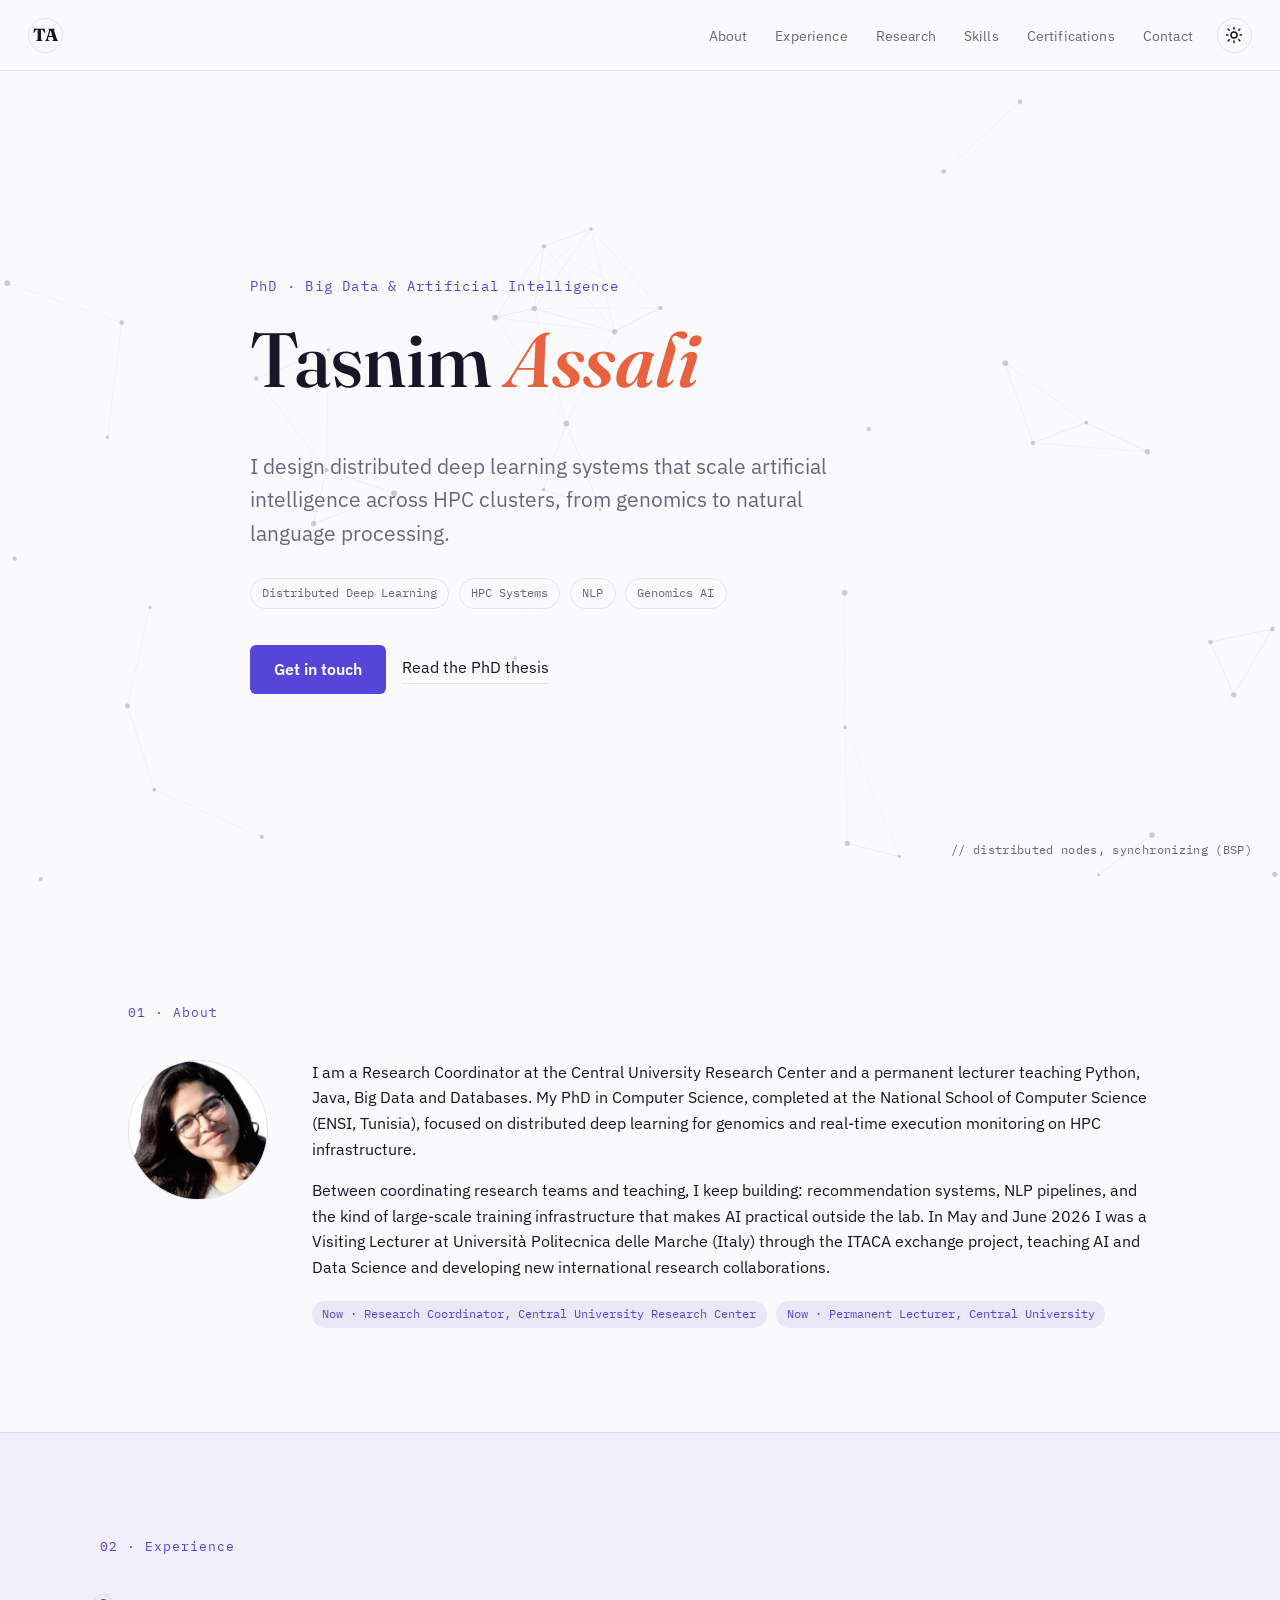
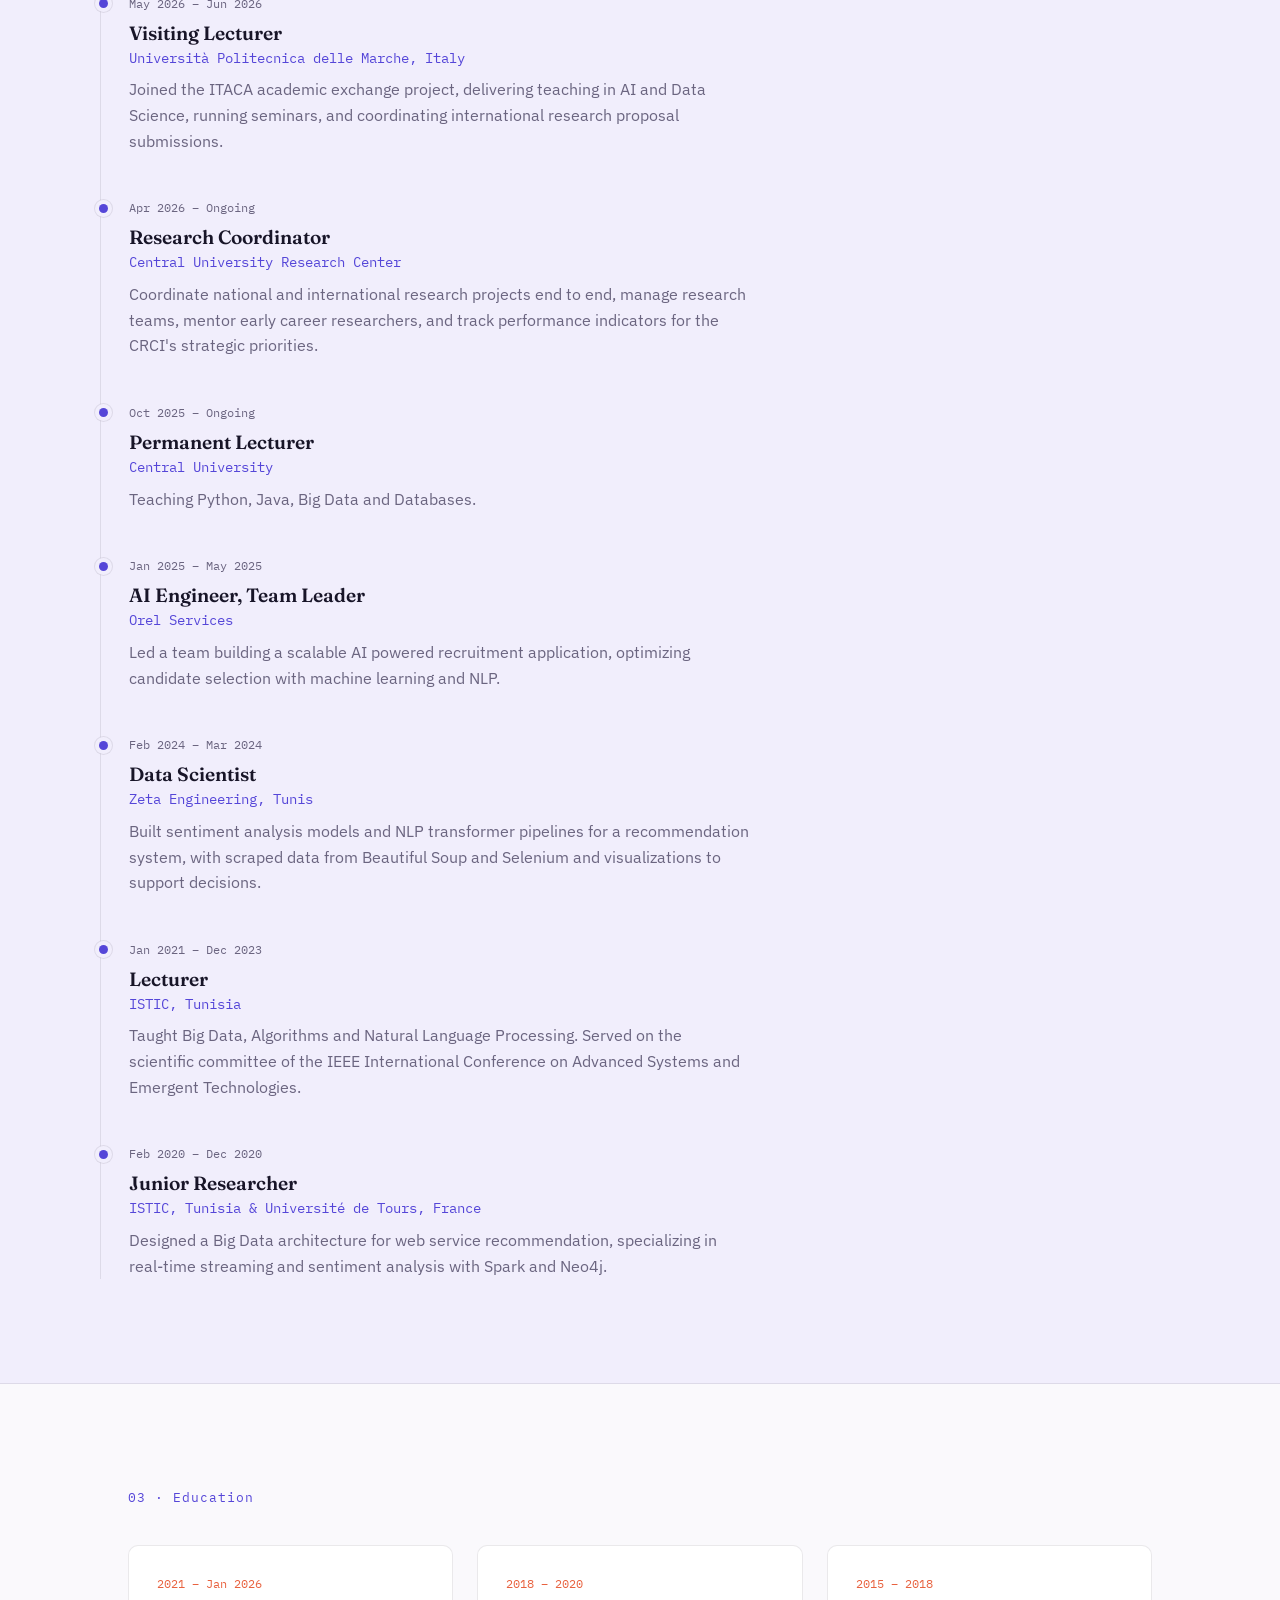
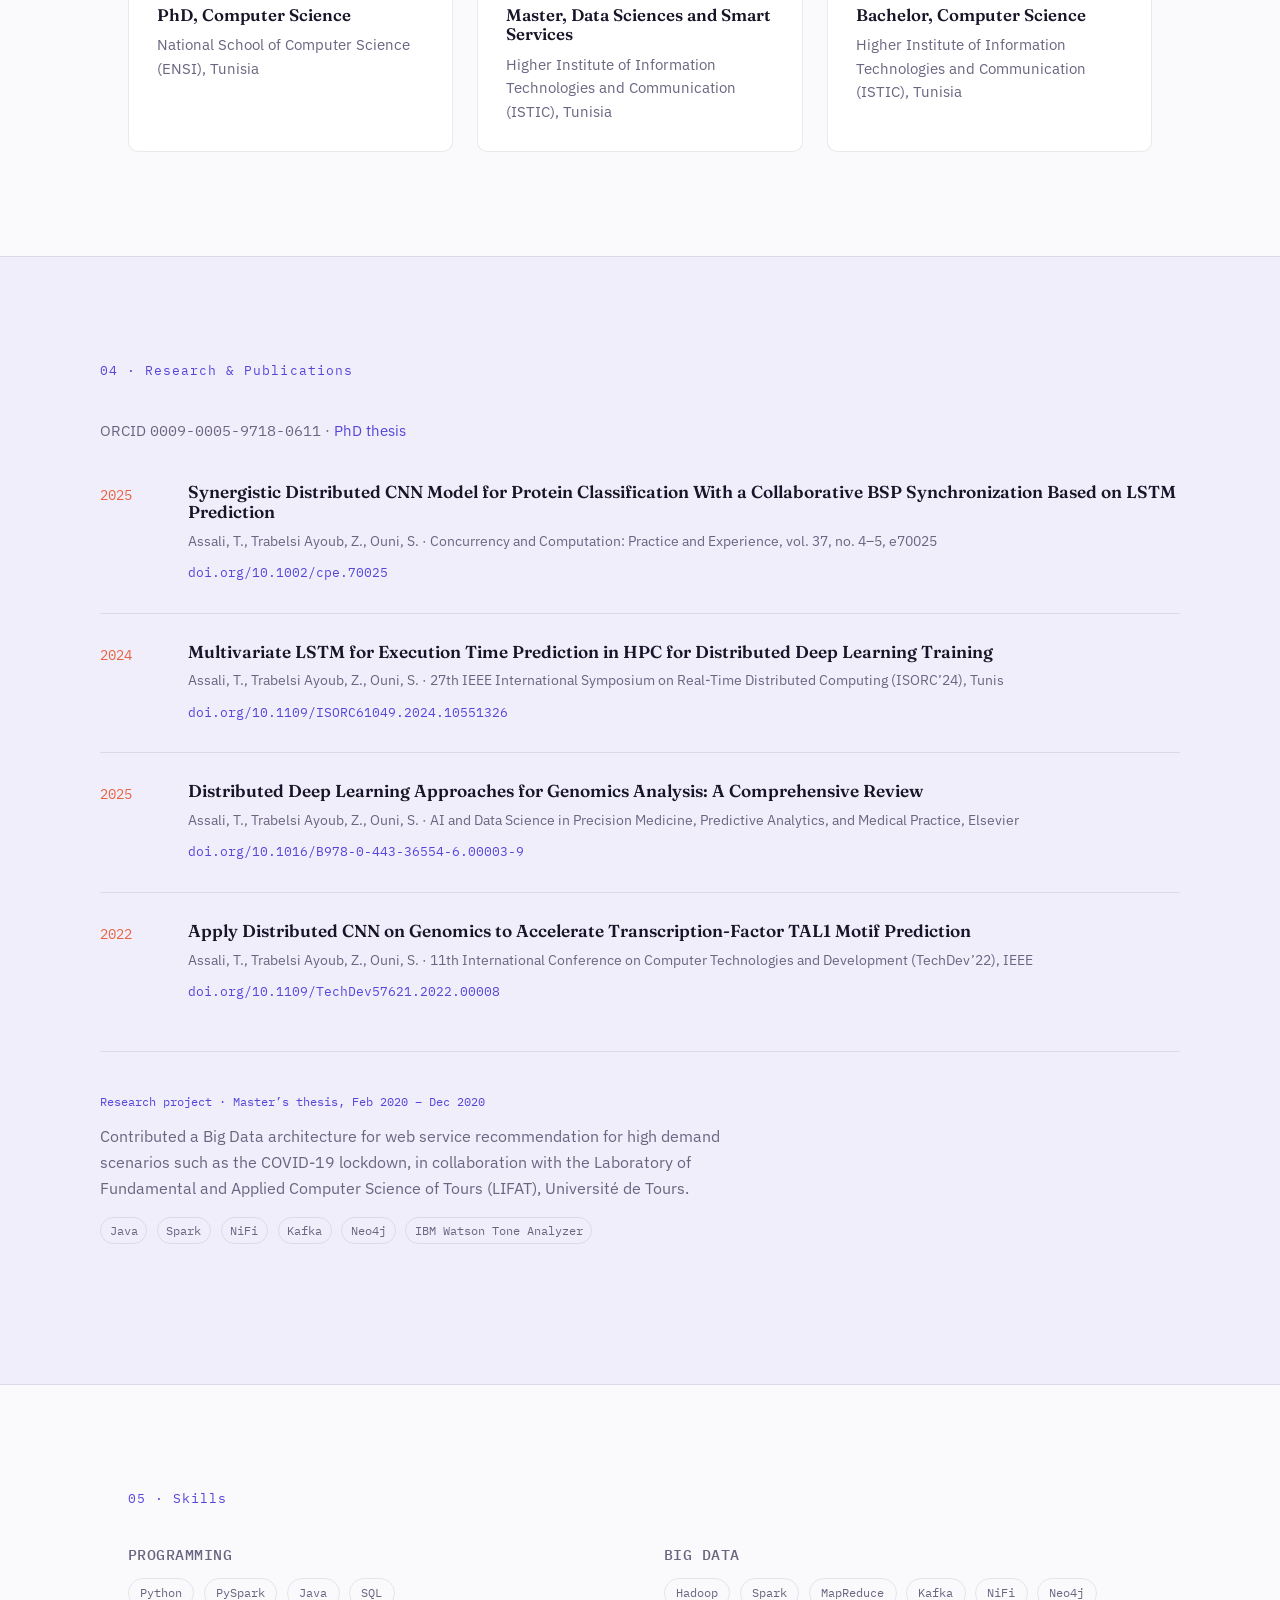
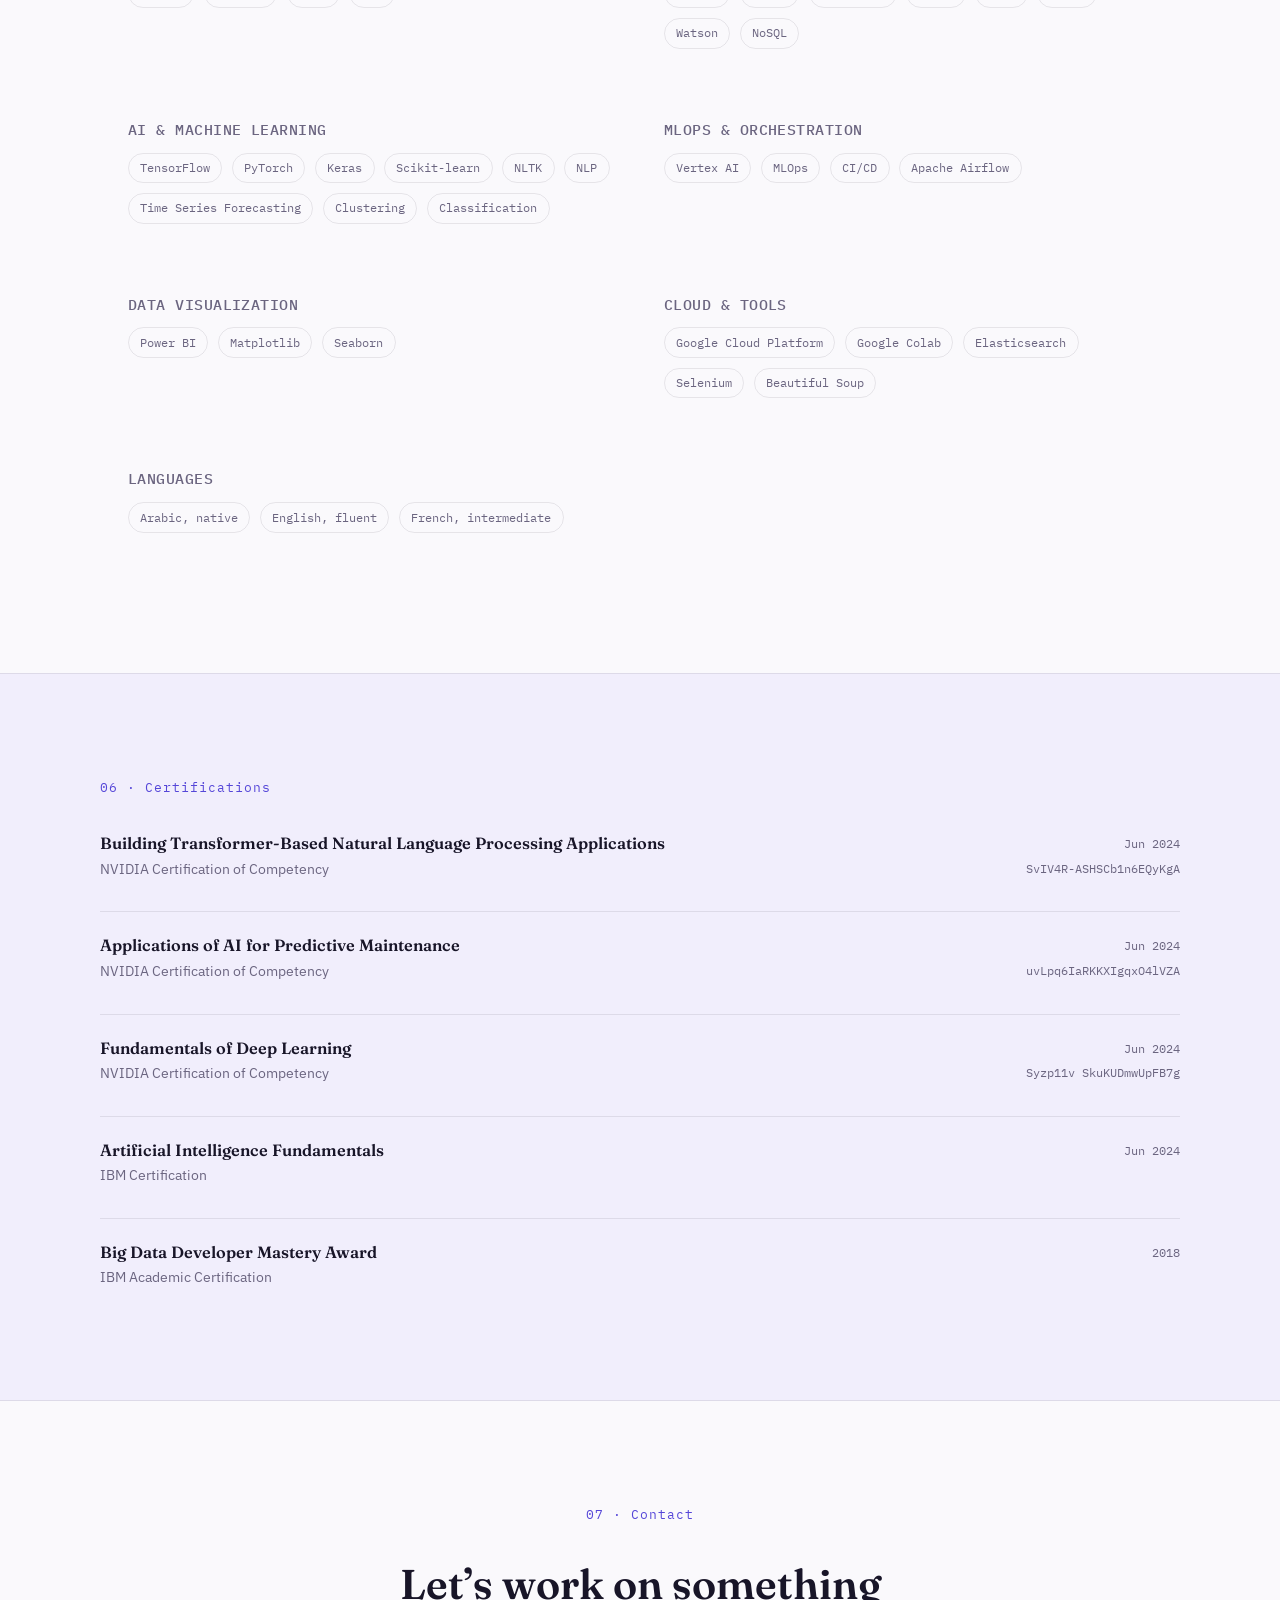
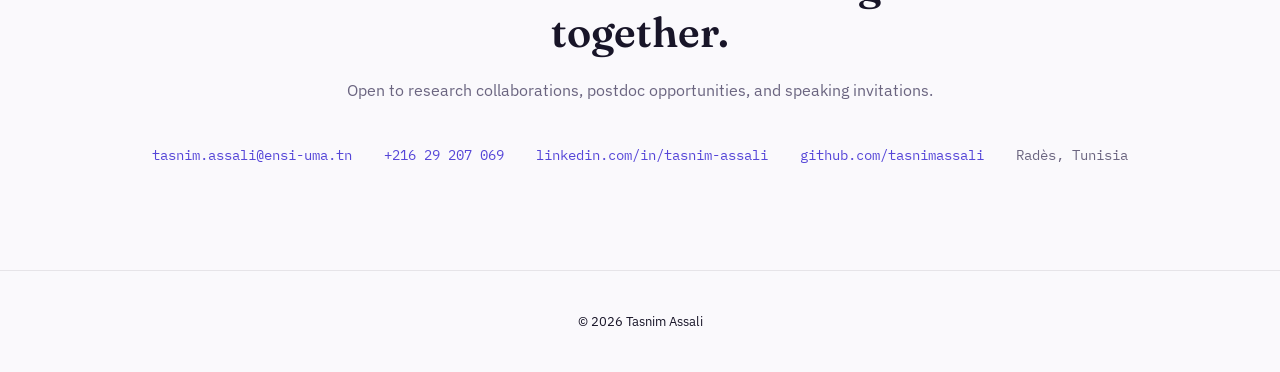
<file: index.html>
<!doctype html>
<html lang="en">
<head>
<meta charset="UTF-8">
<meta name="viewport" content="width=device-width, initial-scale=1.0">
<title>Tasnim Assali · PhD, Big Data &amp; Artificial Intelligence</title>
<meta name="description" content="Tasnim Assali — PhD in Computer Science, Research Coordinator, and lecturer specializing in distributed deep learning, HPC, NLP and genomics AI.">

<link rel="preconnect" href="https://fonts.googleapis.com">
<link rel="preconnect" href="https://fonts.gstatic.com" crossorigin>
<link href="https://fonts.googleapis.com/css2?family=Fraunces:ital,opsz,wght@0,9..144,400;0,9..144,500;0,9..144,600;0,9..144,700;0,9..144,900;1,9..144,500;1,9..144,600&family=IBM+Plex+Sans:wght@400;500;600;700&family=IBM+Plex+Mono:wght@400;500&display=swap" rel="stylesheet">

<link rel="stylesheet" href="css/style.css">
<link rel="canonical" href="https://tasnimassali.github.io/">

<script type="application/ld+json">
{
  "@context": "https://schema.org",
  "@type": "Person",
  "name": "Tasnim Assali",
  "url": "https://tasnimassali.github.io/",
  "jobTitle": "Research Coordinator",
  "worksFor": {
    "@type": "Organization",
    "name": "Central University Research Center"
  },
  "alumniOf": {
    "@type": "CollegeOrUniversity",
    "name": "National School of Computer Science (ENSI), Tunisia"
  },
  "email": "mailto:tasnim.assali@ensi-uma.tn",
  "sameAs": [
    "https://linkedin.com/in/tasnim-assali",
    "https://github.com/tasnimassali",
    "https://orcid.org/0009-0005-9718-0611"
  ],
  "knowsAbout": ["Distributed Deep Learning", "High Performance Computing", "Natural Language Processing", "Genomics AI", "Big Data"]
}
</script>
<script>
(function(){
  try{
    var stored = localStorage.getItem('theme');
    var theme = stored || (window.matchMedia('(prefers-color-scheme: dark)').matches ? 'dark' : 'light');
    document.documentElement.setAttribute('data-theme', theme);
  }catch(e){}
})();
</script>
</head>
<body>

<a class="skip-link" href="#main">Skip to content</a>

<header class="nav" id="site-nav">
  <a href="#hero" class="nav-mark" aria-label="Back to top">TA</a>
  <div class="nav-right">
    <nav class="nav-links" aria-label="Primary">
      <a href="#about">About</a>
      <a href="#experience">Experience</a>
      <a href="#research">Research</a>
      <a href="#skills">Skills</a>
      <a href="#certifications">Certifications</a>
      <a href="#contact">Contact</a>
    </nav>
    <button id="theme-toggle" class="theme-toggle" type="button" aria-label="Switch to dark mode" aria-pressed="false">
      <svg class="icon-sun" width="18" height="18" viewBox="0 0 24 24" fill="none" stroke="currentColor" stroke-width="2" stroke-linecap="round" stroke-linejoin="round"><circle cx="12" cy="12" r="4"></circle><line x1="12" y1="2" x2="12" y2="4"></line><line x1="12" y1="20" x2="12" y2="22"></line><line x1="4.22" y1="4.22" x2="5.64" y2="5.64"></line><line x1="18.36" y1="18.36" x2="19.78" y2="19.78"></line><line x1="2" y1="12" x2="4" y2="12"></line><line x1="20" y1="12" x2="22" y2="12"></line><line x1="4.22" y1="19.78" x2="5.64" y2="18.36"></line><line x1="18.36" y1="5.64" x2="19.78" y2="4.22"></line></svg>
      <svg class="icon-moon" width="18" height="18" viewBox="0 0 24 24" fill="none" stroke="currentColor" stroke-width="2" stroke-linecap="round" stroke-linejoin="round"><path d="M21 12.79A9 9 0 1 1 11.21 3 7 7 0 0 0 21 12.79z"></path></svg>
    </button>
  </div>
</header>

<main id="main">

  <section id="hero" class="hero">
    <canvas id="network-canvas" aria-hidden="true"></canvas>
    <div class="hero-content">
      <p class="eyebrow">PhD · Big Data &amp; Artificial Intelligence</p>
      <h1>Tasnim <em>Assali</em></h1>
      <p class="thesis">I design distributed deep learning systems that scale artificial intelligence across HPC clusters, from genomics to natural language processing.</p>
      <div class="tags" aria-label="Research areas">
        <span>Distributed Deep Learning</span>
        <span>HPC Systems</span>
        <span>NLP</span>
        <span>Genomics AI</span>
      </div>
      <div class="cta-row">
        <a class="btn-primary" href="#contact">Get in touch</a>
        <a class="btn-ghost" href="https://drive.google.com/file/d/1FNlO7MsIigF7DMdiBbZaBAC-BJRqjeF8/view?usp=sharing" target="_blank" rel="noopener">Read the PhD thesis</a>
      </div>
    </div>
    <p class="hero-caption">// distributed nodes, synchronizing (BSP)</p>
  </section>

  <section id="about" class="section">
    <p class="section-eyebrow">01 · About</p>
    <div class="about-grid">
      <div class="avatar-frame"><img src="images/profile.jpg" alt="Portrait of Tasnim Assali" loading="lazy"></div>
      <div class="about-text">
        <p>I am a Research Coordinator at the Central University Research Center and a permanent lecturer teaching Python, Java, Big Data and Databases. My PhD in Computer Science, completed at the National School of Computer Science (ENSI, Tunisia), focused on distributed deep learning for genomics and real-time execution monitoring on HPC infrastructure.</p>
        <p>Between coordinating research teams and teaching, I keep building: recommendation systems, NLP pipelines, and the kind of large-scale training infrastructure that makes AI practical outside the lab. In May and June 2026 I was a Visiting Lecturer at Università Politecnica delle Marche (Italy) through the ITACA exchange project, teaching AI and Data Science and developing new international research collaborations.</p>
        <div class="now-row">
          <span class="now-pill">Now · Research Coordinator, Central University Research Center</span>
          <span class="now-pill">Now · Permanent Lecturer, Central University</span>
        </div>
      </div>
    </div>
  </section>

  <section id="experience" class="section alt">
    <p class="section-eyebrow">02 · Experience</p>
    <ol class="timeline">

      <li class="timeline-item">
        <div class="t-date">May 2026 &ndash; Jun 2026</div>
        <div class="t-body">
          <h3>Visiting Lecturer</h3>
          <p class="t-org">Università Politecnica delle Marche, Italy</p>
          <p>Joined the ITACA academic exchange project, delivering teaching in AI and Data Science, running seminars, and coordinating international research proposal submissions.</p>
        </div>
      </li>

      <li class="timeline-item">
        <div class="t-date">Apr 2026 &ndash; Ongoing</div>
        <div class="t-body">
          <h3>Research Coordinator</h3>
          <p class="t-org">Central University Research Center</p>
          <p>Coordinate national and international research projects end to end, manage research teams, mentor early career researchers, and track performance indicators for the CRCI's strategic priorities.</p>
        </div>
      </li>

      <li class="timeline-item">
        <div class="t-date">Oct 2025 &ndash; Ongoing</div>
        <div class="t-body">
          <h3>Permanent Lecturer</h3>
          <p class="t-org">Central University</p>
          <p>Teaching Python, Java, Big Data and Databases.</p>
        </div>
      </li>

      <li class="timeline-item">
        <div class="t-date">Jan 2025 &ndash; May 2025</div>
        <div class="t-body">
          <h3>AI Engineer, Team Leader</h3>
          <p class="t-org">Orel Services</p>
          <p>Led a team building a scalable AI powered recruitment application, optimizing candidate selection with machine learning and NLP.</p>
        </div>
      </li>

      <li class="timeline-item">
        <div class="t-date">Feb 2024 &ndash; Mar 2024</div>
        <div class="t-body">
          <h3>Data Scientist</h3>
          <p class="t-org">Zeta Engineering, Tunis</p>
          <p>Built sentiment analysis models and NLP transformer pipelines for a recommendation system, with scraped data from Beautiful Soup and Selenium and visualizations to support decisions.</p>
        </div>
      </li>

      <li class="timeline-item">
        <div class="t-date">Jan 2021 &ndash; Dec 2023</div>
        <div class="t-body">
          <h3>Lecturer</h3>
          <p class="t-org">ISTIC, Tunisia</p>
          <p>Taught Big Data, Algorithms and Natural Language Processing. Served on the scientific committee of the IEEE International Conference on Advanced Systems and Emergent Technologies.</p>
        </div>
      </li>

      <li class="timeline-item">
        <div class="t-date">Feb 2020 &ndash; Dec 2020</div>
        <div class="t-body">
          <h3>Junior Researcher</h3>
          <p class="t-org">ISTIC, Tunisia &amp; Université de Tours, France</p>
          <p>Designed a Big Data architecture for web service recommendation, specializing in real-time streaming and sentiment analysis with Spark and Neo4j.</p>
        </div>
      </li>

    </ol>
  </section>

  <section id="education" class="section">
    <p class="section-eyebrow">03 · Education</p>
    <div class="edu-grid">
      <div class="edu-card">
        <p class="edu-date">2021 &ndash; Jan 2026</p>
        <h3>PhD, Computer Science</h3>
        <p>National School of Computer Science (ENSI), Tunisia</p>
      </div>
      <div class="edu-card">
        <p class="edu-date">2018 &ndash; 2020</p>
        <h3>Master, Data Sciences and Smart Services</h3>
        <p>Higher Institute of Information Technologies and Communication (ISTIC), Tunisia</p>
      </div>
      <div class="edu-card">
        <p class="edu-date">2015 &ndash; 2018</p>
        <h3>Bachelor, Computer Science</h3>
        <p>Higher Institute of Information Technologies and Communication (ISTIC), Tunisia</p>
      </div>
    </div>
  </section>

  <section id="research" class="section alt">
    <p class="section-eyebrow">04 · Research &amp; Publications</p>
    <p class="orcid-line">ORCID <span class="mono">0009-0005-9718-0611</span> · <a href="https://drive.google.com/file/d/1FNlO7MsIigF7DMdiBbZaBAC-BJRqjeF8/view?usp=sharing" target="_blank" rel="noopener">PhD thesis</a></p>

    <div class="pub-list">

      <article class="pub-item">
        <p class="pub-year mono">2025</p>
        <div>
          <h3>Synergistic Distributed CNN Model for Protein Classification With a Collaborative BSP Synchronization Based on LSTM Prediction</h3>
          <p class="pub-venue">Assali, T., Trabelsi Ayoub, Z., Ouni, S. &middot; Concurrency and Computation: Practice and Experience, vol. 37, no. 4&ndash;5, e70025</p>
          <a class="pub-link" href="https://doi.org/10.1002/cpe.70025" target="_blank" rel="noopener">doi.org/10.1002/cpe.70025</a>
        </div>
      </article>

      <article class="pub-item">
        <p class="pub-year mono">2024</p>
        <div>
          <h3>Multivariate LSTM for Execution Time Prediction in HPC for Distributed Deep Learning Training</h3>
          <p class="pub-venue">Assali, T., Trabelsi Ayoub, Z., Ouni, S. &middot; 27th IEEE International Symposium on Real-Time Distributed Computing (ISORC&rsquo;24), Tunis</p>
          <a class="pub-link" href="https://doi.org/10.1109/ISORC61049.2024.10551326" target="_blank" rel="noopener">doi.org/10.1109/ISORC61049.2024.10551326</a>
        </div>
      </article>

      <article class="pub-item">
        <p class="pub-year mono">2025</p>
        <div>
          <h3>Distributed Deep Learning Approaches for Genomics Analysis: A Comprehensive Review</h3>
          <p class="pub-venue">Assali, T., Trabelsi Ayoub, Z., Ouni, S. &middot; AI and Data Science in Precision Medicine, Predictive Analytics, and Medical Practice, Elsevier</p>
          <a class="pub-link" href="https://doi.org/10.1016/B978-0-443-36554-6.00003-9" target="_blank" rel="noopener">doi.org/10.1016/B978-0-443-36554-6.00003-9</a>
        </div>
      </article>

      <article class="pub-item">
        <p class="pub-year mono">2022</p>
        <div>
          <h3>Apply Distributed CNN on Genomics to Accelerate Transcription-Factor TAL1 Motif Prediction</h3>
          <p class="pub-venue">Assali, T., Trabelsi Ayoub, Z., Ouni, S. &middot; 11th International Conference on Computer Technologies and Development (TechDev&rsquo;22), IEEE</p>
          <a class="pub-link" href="https://doi.org/10.1109/TechDev57621.2022.00008" target="_blank" rel="noopener">doi.org/10.1109/TechDev57621.2022.00008</a>
        </div>
      </article>

    </div>

    <div class="research-project">
      <p class="section-label mono">Research project · Master&rsquo;s thesis, Feb 2020 &ndash; Dec 2020</p>
      <p>Contributed a Big Data architecture for web service recommendation for high demand scenarios such as the COVID-19 lockdown, in collaboration with the Laboratory of Fundamental and Applied Computer Science of Tours (LIFAT), Université de Tours.</p>
      <div class="tags small">
        <span>Java</span><span>Spark</span><span>NiFi</span><span>Kafka</span><span>Neo4j</span><span>IBM Watson Tone Analyzer</span>
      </div>
    </div>
  </section>

  <section id="skills" class="section">
    <p class="section-eyebrow">05 · Skills</p>
    <div class="skills-grid">

      <div class="skill-group">
        <h3>Programming</h3>
        <div class="tags"><span>Python</span><span>PySpark</span><span>Java</span><span>SQL</span></div>
      </div>

      <div class="skill-group">
        <h3>Big Data</h3>
        <div class="tags"><span>Hadoop</span><span>Spark</span><span>MapReduce</span><span>Kafka</span><span>NiFi</span><span>Neo4j</span><span>Watson</span><span>NoSQL</span></div>
      </div>

      <div class="skill-group">
        <h3>AI &amp; Machine Learning</h3>
        <div class="tags"><span>TensorFlow</span><span>PyTorch</span><span>Keras</span><span>Scikit-learn</span><span>NLTK</span><span>NLP</span><span>Time Series Forecasting</span><span>Clustering</span><span>Classification</span></div>
      </div>

      <div class="skill-group">
        <h3>MLOps &amp; Orchestration</h3>
        <div class="tags"><span>Vertex AI</span><span>MLOps</span><span>CI/CD</span><span>Apache Airflow</span></div>
      </div>

      <div class="skill-group">
        <h3>Data Visualization</h3>
        <div class="tags"><span>Power BI</span><span>Matplotlib</span><span>Seaborn</span></div>
      </div>

      <div class="skill-group">
        <h3>Cloud &amp; Tools</h3>
        <div class="tags"><span>Google Cloud Platform</span><span>Google Colab</span><span>Elasticsearch</span><span>Selenium</span><span>Beautiful Soup</span></div>
      </div>

      <div class="skill-group">
        <h3>Languages</h3>
        <div class="tags"><span>Arabic, native</span><span>English, fluent</span><span>French, intermediate</span></div>
      </div>

    </div>
  </section>

  <section id="certifications" class="section alt">
    <p class="section-eyebrow">06 · Certifications</p>
    <div class="cert-list">

      <div class="cert-item">
        <div>
          <h3>Building Transformer-Based Natural Language Processing Applications</h3>
          <p class="pub-venue">NVIDIA Certification of Competency</p>
        </div>
        <div class="cert-meta mono">
          <span>Jun 2024</span>
          <span>SvIV4R-ASHSCb1n6EQyKgA</span>
        </div>
      </div>

      <div class="cert-item">
        <div>
          <h3>Applications of AI for Predictive Maintenance</h3>
          <p class="pub-venue">NVIDIA Certification of Competency</p>
        </div>
        <div class="cert-meta mono">
          <span>Jun 2024</span>
          <span>uvLpq6IaRKKXIgqxO4lVZA</span>
        </div>
      </div>

      <div class="cert-item">
        <div>
          <h3>Fundamentals of Deep Learning</h3>
          <p class="pub-venue">NVIDIA Certification of Competency</p>
        </div>
        <div class="cert-meta mono">
          <span>Jun 2024</span>
          <span>Syzp11v SkuKUDmwUpFB7g</span>
        </div>
      </div>

      <div class="cert-item">
        <div>
          <h3>Artificial Intelligence Fundamentals</h3>
          <p class="pub-venue">IBM Certification</p>
        </div>
        <div class="cert-meta mono">
          <span>Jun 2024</span>
        </div>
      </div>

      <div class="cert-item">
        <div>
          <h3>Big Data Developer Mastery Award</h3>
          <p class="pub-venue">IBM Academic Certification</p>
        </div>
        <div class="cert-meta mono">
          <span>2018</span>
        </div>
      </div>

    </div>
  </section>

  <section id="contact" class="section contact">
    <p class="section-eyebrow">07 · Contact</p>
    <h2 class="contact-heading">Let&rsquo;s work on something together.</h2>
    <p class="contact-sub">Open to research collaborations, postdoc opportunities, and speaking invitations.</p>
    <div class="contact-links">
      <a href="mailto:tasnim.assali@ensi-uma.tn">tasnim.assali@ensi-uma.tn</a>
      <a href="tel:+21629207069">+216 29 207 069</a>
      <a href="https://linkedin.com/in/tasnim-assali" target="_blank" rel="noopener">linkedin.com/in/tasnim-assali</a>
      <a href="https://github.com/tasnimassali" target="_blank" rel="noopener">github.com/tasnimassali</a>
      <span class="location">Radès, Tunisia</span>
    </div>
  </section>

</main>

<footer class="site-footer">
  <p>&copy; <span id="year"></span> Tasnim Assali</p>
</footer>

<script src="js/script.js"></script>
</body>
</html>
</file>
<file: css/style.css>
/* ========================================================
   Tokens
   ======================================================== */
:root{
  --bg: #FAF9FC;
  --panel: #FFFFFF;
  --panel-alt: #F1EEFC;
  --text: #181528;
  --muted: #6B6580;
  --accent: #5546D8;
  --accent-soft: rgba(85, 70, 216, 0.10);
  --accent-warm: #E8623F;
  --line: rgba(24, 21, 40, 0.09);
  --accent-contrast: #FFFFFF;
  --accent-hover: #6E5EEF;
  --nav-bg: rgba(250, 249, 252, 0.78);

  --font-display: "Fraunces", serif;
  --font-body: "IBM Plex Sans", sans-serif;
  --font-mono: "IBM Plex Mono", monospace;

  --max-w: 1080px;
  --section-pad: 6.5rem;
}

html[data-theme="dark"]{
  --bg: #0A0F1A;
  --panel: #101827;
  --panel-alt: #0D1420;
  --text: #E7ECF5;
  --muted: #8A93A6;
  --accent: #4FD1C5;
  --accent-soft: rgba(79, 209, 197, 0.12);
  --accent-warm: #F2A65A;
  --line: rgba(231, 236, 245, 0.09);
  --accent-contrast: #06201D;
  --accent-hover: #6FE0D5;
  --nav-bg: rgba(10, 15, 26, 0.72);
}

html{
  transition: background-color 0.25s ease;
}
body{
  transition: background-color 0.25s ease, color 0.25s ease;
}

/* ========================================================
   Reset & base
   ======================================================== */
*, *::before, *::after{ box-sizing: border-box; }
html{ scroll-behavior: smooth; }
body{
  margin: 0;
  background: var(--bg);
  color: var(--text);
  font-family: var(--font-body);
  font-size: 16px;
  line-height: 1.6;
  -webkit-font-smoothing: antialiased;
}
h1, h2, h3{
  font-family: var(--font-display);
  font-weight: 600;
  line-height: 1.15;
  margin: 0 0 0.5em;
}
p{ margin: 0 0 1em; color: var(--text); }
a{ color: var(--accent); text-decoration: none; }
a:hover{ text-decoration: underline; }
ol, ul{ list-style: none; margin: 0; padding: 0; }
img{ max-width: 100%; display: block; }
.mono{ font-family: var(--font-mono); }

.skip-link{
  position: absolute; left: -999px; top: auto;
  background: var(--accent); color: var(--accent-contrast); padding: 0.75em 1em;
  border-radius: 4px; z-index: 200;
}
.skip-link:focus{ left: 1rem; top: 1rem; }

:focus-visible{
  outline: 2px solid var(--accent);
  outline-offset: 3px;
}

/* ========================================================
   Layout helpers
   ======================================================== */
.section{
  max-width: var(--max-w);
  margin: 0 auto;
  padding: var(--section-pad) 1.75rem;
}
.section.alt{
  max-width: none;
  background: var(--panel-alt);
  border-top: 1px solid var(--line);
  border-bottom: 1px solid var(--line);
}
.section.alt > *{
  max-width: var(--max-w);
  margin-left: auto;
  margin-right: auto;
}
.section-eyebrow{
  font-family: var(--font-mono);
  font-size: 0.8rem;
  letter-spacing: 0.08em;
  color: var(--accent);
  margin-bottom: 2.25rem;
}
.section-eyebrow::before{ content: ""; }

.section, .hero-content{
  opacity: 1;
}
.reveal{
  opacity: 0;
  transform: translateY(18px);
  transition: opacity 0.7s ease, transform 0.7s ease;
}
.reveal.is-visible{
  opacity: 1;
  transform: translateY(0);
}

/* ========================================================
   Nav
   ======================================================== */
.nav{
  position: sticky;
  top: 0;
  z-index: 100;
  display: flex;
  align-items: center;
  justify-content: space-between;
  padding: 1.1rem 1.75rem;
  background: var(--nav-bg);
  backdrop-filter: blur(10px);
  border-bottom: 1px solid var(--line);
}
.nav-mark{
  font-family: var(--font-display);
  font-weight: 700;
  font-size: 1.1rem;
  color: var(--text);
  border: 1px solid var(--line);
  border-radius: 50%;
  width: 2.2rem;
  height: 2.2rem;
  display: flex;
  align-items: center;
  justify-content: center;
  text-decoration: none;
}
.nav-mark:hover{ text-decoration: none; border-color: var(--accent); color: var(--accent); }
.nav-links{
  display: flex;
  gap: 1.75rem;
  flex-wrap: wrap;
}
.nav-links a{
  color: var(--muted);
  font-size: 0.9rem;
  letter-spacing: 0.01em;
}
.nav-links a:hover{ color: var(--text); text-decoration: none; }

.nav-right{
  display: flex;
  align-items: center;
  gap: 1.5rem;
}
.theme-toggle{
  display: flex;
  align-items: center;
  justify-content: center;
  width: 2.2rem;
  height: 2.2rem;
  border-radius: 50%;
  border: 1px solid var(--line);
  background: transparent;
  color: var(--text);
  cursor: pointer;
  padding: 0;
  flex-shrink: 0;
  transition: border-color 0.2s ease, color 0.2s ease, transform 0.2s ease;
}
.theme-toggle:hover{ border-color: var(--accent); color: var(--accent); }
.theme-toggle:active{ transform: scale(0.92); }
.theme-toggle .icon-moon{ display: none; }
html[data-theme="dark"] .theme-toggle .icon-sun{ display: none; }
html[data-theme="dark"] .theme-toggle .icon-moon{ display: block; }

/* ========================================================
   Hero
   ======================================================== */
.hero{
  position: relative;
  min-height: 92vh;
  display: flex;
  align-items: center;
  overflow: hidden;
  padding: 2rem 1.75rem;
}
#network-canvas{
  position: absolute;
  inset: 0;
  width: 100%;
  height: 100%;
  z-index: 0;
  opacity: 0.55;
}
.hero-content{
  position: relative;
  z-index: 1;
  max-width: 780px;
  margin: 0 auto;
  width: 100%;
}
.eyebrow{
  font-family: var(--font-mono);
  font-size: 0.85rem;
  letter-spacing: 0.09em;
  color: var(--accent);
  margin-bottom: 1.1rem;
}
.hero h1{
  font-size: clamp(2.8rem, 7vw, 4.8rem);
  font-weight: 500;
  color: var(--text);
  margin-bottom: 0.6em;
}
.hero h1 em{
  font-style: italic;
  font-weight: 600;
  color: var(--accent-warm);
}
.thesis{
  font-size: clamp(1.05rem, 2vw, 1.3rem);
  color: var(--muted);
  max-width: 46ch;
  margin-bottom: 1.75rem;
}
.tags{
  display: flex;
  flex-wrap: wrap;
  gap: 0.6rem;
  margin-bottom: 2.25rem;
}
.tags span{
  font-family: var(--font-mono);
  font-size: 0.78rem;
  color: var(--muted);
  border: 1px solid var(--line);
  border-radius: 100px;
  padding: 0.35em 0.9em;
}
.tags.small span{ font-size: 0.72rem; padding: 0.3em 0.75em; }

.cta-row{ display: flex; flex-wrap: wrap; gap: 1rem; align-items: center; }
.btn-primary{
  background: var(--accent);
  color: var(--accent-contrast);
  font-weight: 600;
  padding: 0.75em 1.5em;
  border-radius: 6px;
  text-decoration: none;
}
.btn-primary:hover{ background: var(--accent-hover); text-decoration: none; }
.btn-ghost{
  color: var(--text);
  border-bottom: 1px solid var(--line);
  padding-bottom: 0.2em;
}
.btn-ghost:hover{ border-color: var(--accent); color: var(--accent); text-decoration: none; }

.hero-caption{
  position: absolute;
  bottom: 1.75rem;
  right: 1.75rem;
  z-index: 1;
  font-family: var(--font-mono);
  font-size: 0.72rem;
  color: var(--muted);
  letter-spacing: 0.03em;
}

/* ========================================================
   About
   ======================================================== */
.about-grid{
  display: grid;
  grid-template-columns: 140px 1fr;
  gap: 2.75rem;
  align-items: start;
}
.avatar-frame{
  width: 140px;
  height: 140px;
  border-radius: 50%;
  background: linear-gradient(155deg, var(--panel), var(--panel-alt));
  border: 1px solid var(--line);
  display: flex;
  align-items: center;
  justify-content: center;
  overflow: hidden;
}
.avatar-frame img{
  width: 100%;
  height: 100%;
  object-fit: cover;
}
.avatar-frame span{
  font-family: var(--font-display);
  font-size: 2.4rem;
  font-weight: 600;
  color: var(--accent);
}
.now-row{
  display: flex;
  flex-wrap: wrap;
  gap: 0.6rem;
  margin-top: 1.25rem;
}
.now-pill{
  font-family: var(--font-mono);
  font-size: 0.72rem;
  color: var(--accent);
  background: var(--accent-soft);
  border-radius: 100px;
  padding: 0.4em 0.9em;
}

/* ========================================================
   Timeline
   ======================================================== */
.timeline{
  position: relative;
  padding-left: 1.75rem;
  border-left: 1px solid var(--line);
}
.timeline-item{
  position: relative;
  padding-bottom: 2.75rem;
}
.timeline-item:last-child{ padding-bottom: 0; }
.timeline-item::before{
  content: "";
  position: absolute;
  left: -1.85rem;
  top: 0.35rem;
  width: 9px;
  height: 9px;
  border-radius: 50%;
  background: var(--accent);
  box-shadow: 0 0 0 4px var(--bg), 0 0 0 5px var(--line);
}
.section.alt .timeline-item::before{
  box-shadow: 0 0 0 4px var(--panel-alt), 0 0 0 5px var(--line);
}
.t-date{
  font-family: var(--font-mono);
  font-size: 0.78rem;
  color: var(--muted);
  margin-bottom: 0.5rem;
}
.t-body h3{ font-size: 1.2rem; margin-bottom: 0.2em; }
.t-org{
  font-family: var(--font-mono);
  font-size: 0.85rem;
  color: var(--accent);
  margin-bottom: 0.6em;
}
.t-body p:last-child{ color: var(--muted); max-width: 62ch; margin-bottom: 0; }

/* ========================================================
   Education
   ======================================================== */
.edu-grid{
  display: grid;
  grid-template-columns: repeat(3, 1fr);
  gap: 1.5rem;
}
.edu-card{
  background: var(--panel);
  border: 1px solid var(--line);
  border-radius: 10px;
  padding: 1.75rem;
  transition: border-color 0.25s ease, transform 0.25s ease;
}
.edu-card:hover{ border-color: var(--accent); transform: translateY(-3px); }
.edu-date{
  font-family: var(--font-mono);
  font-size: 0.78rem;
  color: var(--accent-warm);
  margin-bottom: 0.75rem;
}
.edu-card h3{ font-size: 1.05rem; }
.edu-card p:last-child{ color: var(--muted); margin-bottom: 0; font-size: 0.92rem; }

/* ========================================================
   Publications
   ======================================================== */
.orcid-line{ color: var(--muted); margin-bottom: 2.5rem; font-size: 0.95rem; }
.pub-list{ display: flex; flex-direction: column; gap: 1.75rem; }
.pub-item{
  display: grid;
  grid-template-columns: 64px 1fr;
  gap: 1.5rem;
  padding-bottom: 1.75rem;
  border-bottom: 1px solid var(--line);
}
.pub-item:last-child{ border-bottom: none; padding-bottom: 0; }
.pub-year{ color: var(--accent-warm); font-size: 0.85rem; padding-top: 0.2rem; }
.pub-item h3{ font-size: 1.08rem; margin-bottom: 0.4em; }
.pub-venue{ color: var(--muted); font-size: 0.9rem; margin-bottom: 0.5em; }
.pub-link{ font-family: var(--font-mono); font-size: 0.82rem; }

.research-project{
  margin-top: 3rem;
  padding-top: 2.5rem;
  border-top: 1px solid var(--line);
}
.section-label{ color: var(--accent); font-size: 0.78rem; margin-bottom: 0.75rem; }
.research-project p:not(.section-label){ color: var(--muted); max-width: 68ch; }

/* ========================================================
   Skills
   ======================================================== */
.skills-grid{
  display: grid;
  grid-template-columns: repeat(2, 1fr);
  gap: 2.25rem 3rem;
}
.skill-group h3{
  font-size: 0.95rem;
  font-family: var(--font-mono);
  font-weight: 500;
  color: var(--muted);
  letter-spacing: 0.03em;
  text-transform: uppercase;
  margin-bottom: 0.9rem;
}

/* ========================================================
   Certifications
   ======================================================== */
.cert-list{ display: flex; flex-direction: column; gap: 1.5rem; }
.cert-item{
  display: flex;
  justify-content: space-between;
  align-items: flex-start;
  gap: 1.5rem;
  padding-bottom: 1.5rem;
  border-bottom: 1px solid var(--line);
  flex-wrap: wrap;
}
.cert-item:last-child{ border-bottom: none; padding-bottom: 0; }
.cert-item h3{ font-size: 1.02rem; margin-bottom: 0.25em; }
.cert-meta{
  display: flex;
  flex-direction: column;
  align-items: flex-end;
  gap: 0.3rem;
  font-size: 0.78rem;
  color: var(--muted);
  text-align: right;
}

/* ========================================================
   Contact
   ======================================================== */
.contact{ text-align: center; }
.contact-heading{ font-size: clamp(1.8rem, 4vw, 2.6rem); max-width: 20ch; margin-left: auto; margin-right: auto; }
.contact-sub{ color: var(--muted); margin-bottom: 2.5rem; }
.contact-links{
  display: flex;
  flex-wrap: wrap;
  justify-content: center;
  gap: 1.25rem 2rem;
  font-family: var(--font-mono);
  font-size: 0.9rem;
}
.contact-links .location{ color: var(--muted); }

.site-footer{
  text-align: center;
  padding: 2.5rem 1.75rem;
  color: var(--muted);
  font-size: 0.82rem;
  border-top: 1px solid var(--line);
}
.site-footer p{ margin: 0; }

/* ========================================================
   Responsive
   ======================================================== */
@media (max-width: 760px){
  :root{ --section-pad: 4rem; }
  .nav-links{ gap: 1.1rem; }
  .nav-links a{ font-size: 0.82rem; }
  .about-grid{ grid-template-columns: 1fr; }
  .avatar-frame{ width: 96px; height: 96px; }
  .edu-grid{ grid-template-columns: 1fr; }
  .skills-grid{ grid-template-columns: 1fr; }
  .pub-item{ grid-template-columns: 1fr; }
  .pub-year{ padding-top: 0; }
  .hero-caption{ display: none; }
  .cert-item{ flex-direction: column; }
  .cert-meta{ align-items: flex-start; text-align: left; }
}

@media (prefers-reduced-motion: reduce){
  html{ scroll-behavior: auto; }
  .reveal{ opacity: 1; transform: none; transition: none; }
}
</file>
